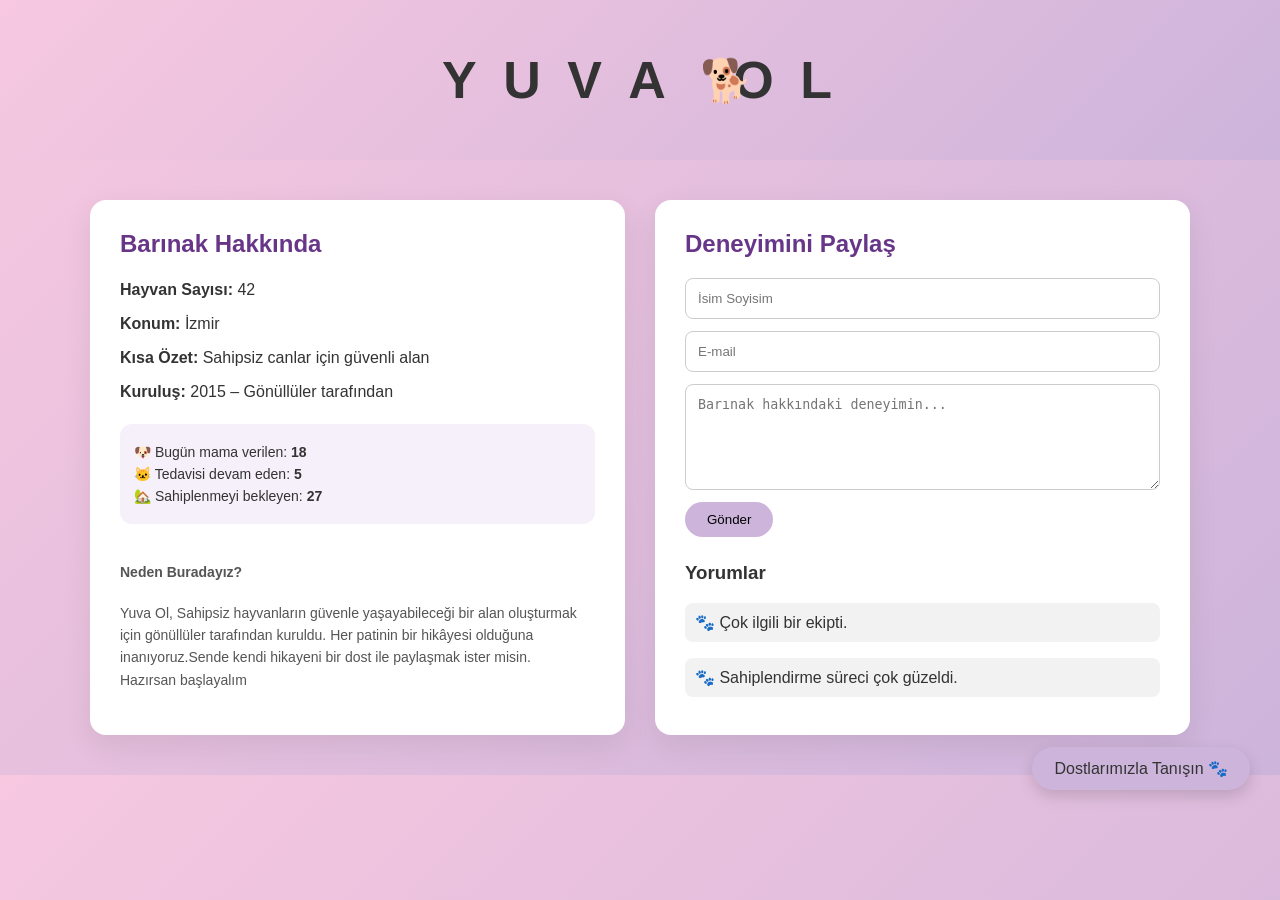
<file: index.html>
<!DOCTYPE html>
<html lang="tr">
<head>
  <meta charset="UTF-8" />
 <meta name="viewport" content="width=device-width, initial-scale=1.0">
  <title>Barınak Sitesi</title>
  <link rel="icon" href="icon.jpg">
  <link rel="stylesheet" href="barınak.css">
</head>
<body>
  
  <header class="site-header">
    <h1 class="site-title" id="logo">
      
      <span>Y</span>
      <span>U</span>
      <span>V</span>
      <span>A</span>
      <span>&nbsp;</span>
      <span>O</span>
      <span>L</span>

      
      <span class="dog">🐕</span>
    </h1>
  </header>

  <main class="container">
    <section class="left-column">
      <div class="info-box">

        <h2>Barınak Hakkında</h2>
        <ul>
          <li><strong>Hayvan Sayısı:</strong> 42</li>
          <li><strong>Konum:</strong> İzmir</li>
          <li><strong>Kısa Özet:</strong> Sahipsiz canlar için güvenli alan</li>
          <li><strong>Kuruluş:</strong> 2015 – Gönüllüler tarafından</li>
        </ul>

      <div class="mini-stats">
        <p>🐶 Bugün mama verilen: <strong>18</strong></p>
        <p>🐱 Tedavisi devam eden: <strong>5</strong></p>
        <p>🏡 Sahiplenmeyi bekleyen: <strong>27</strong></p>
      </div>
      <br>
    
      <div class="why-box">
        <h4>Neden Buradayız?</h4>
        <p>
          Yuva Ol, Sahipsiz hayvanların güvenle yaşayabileceği bir alan
          oluşturmak için gönüllüler tarafından kuruldu.
          Her patinin bir hikâyesi olduğuna inanıyoruz.Sende kendi hikayeni  bir dost
          ile paylaşmak ister misin.<br>
          Hazırsan başlayalım
        </p>
      </div>
      </div>
    </section>
    <section class="form-box">
      <h2>Deneyimini Paylaş</h2>

      <form>
        <input type="text" placeholder="İsim Soyisim" />
        <input type="email" placeholder="E-mail" />
        <textarea placeholder="Barınak hakkındaki deneyimin..."></textarea>
        <button type="submit">Gönder</button>
      </form>

      <div class="comments">
        <h3>Yorumlar</h3>
        <p>🐾 Çok ilgili bir ekipti.</p>
        <p>🐾 Sahiplendirme süreci çok güzeldi.</p>
      </div>
    </section>

  </main>


  <footer class="site-footer">
    
    <a href="köpekler.html" class="meet-btn">
  Dostlarımızla Tanışın 🐾
</a>

  </footer>

  
  <script>
    
    const logo = document.getElementById("logo");
    const letters = logo.querySelectorAll("span:not(.dog)");
    const dog = logo.querySelector(".dog");

   
    function playAnimation() {
      dog.classList.remove("rest");

      letters.forEach((letter, index) => {
        setTimeout(() => {
        
          letter.classList.add("active");

       
          const rect = letter.getBoundingClientRect();
          const logoRect = logo.getBoundingClientRect();
         
       dog.style.left = rect.left - logoRect.left + rect.width + 6 + "px";

          setTimeout(() => {
            letter.classList.remove("active");
          }, 300);

        }, index * 250);
      });

     
      setTimeout(() => {
        dog.classList.add("rest");
      }, letters.length * 250 + 200);
    }

   
    window.addEventListener("load", playAnimation);

   
    logo.addEventListener("click", playAnimation);
  </script>

</body>
</html>
</file>
<file: barınak.css>
body {
  box-sizing: border-box;
  font-family: "Segoe UI", sans-serif;
}

body {
  margin: 0;
  background: #f2f4f8;
  color: #333;
}

.site-header {
  padding: 50px 20px;
  text-align: center;
  background: linear-gradient(135deg, #f7c8e0, #cdb4db);
}

.site-title {
  font-size: 52px;
  letter-spacing: 6px;
  margin: 0;
}

.container {
  max-width: 1100px;
  margin: 40px auto;
  display: grid;
  grid-template-columns: 1fr 1fr;
  gap: 30px;
  padding: 0 20px;
}

.info-box,
.form-box {
  background: white;
  padding: 30px;
  border-radius: 16px;
  box-shadow: 0 10px 30px rgba(0,0,0,0.08);
}


.info-box h2,
.form-box h2 {
  margin-top: 0;
  margin-bottom: 20px;
  color: #683688;
}

.info-box ul {
  list-style: none;
  padding: 0;
}

.info-box li {
  margin-bottom: 10px;
  line-height: 1.5;
}
 .mini-stats {
  margin-top: 20px;
  padding: 14px;
  background: #f6f0fa;
  border-radius: 12px;
  font-size: 14px;
}

.mini-stats p {
  margin: 6px 0;
}

.why-box {
  margin-top: 18px;
  font-size: 14px;
  line-height: 1.6;
  color: #555;
}

form {
  display: flex;
  flex-direction: column;
}

form input,
form textarea {
  padding: 12px;
  margin-bottom: 12px;
  border-radius: 8px;
  border: 1px solid #ccc;
}

form textarea {
  resize: vertical;
  min-height: 80px;
}

form button {
  align-self: flex-start;
  padding: 10px 22px;
  border-radius: 20px;
  border: none;
  background: #cdb4db;
  cursor: pointer;
  transition: 0.2s;
}

form button:hover {
  background: #b392c8;
  transform: scale(1.05);
}

.next-btn {
  transition: transform 0.12s ease, box-shadow 0.12s ease;
}

.next-btn:hover {
  transform: scale(1.06);
}

.next-btn:active {
  transform: scale(0.92);
  box-shadow: 0 3px 8px rgba(0,0,0,0.2);
}

.comments {
  margin-top: 25px;
}

.comments p {
  background: #f2f2f2;
  padding: 10px;
  border-radius: 8px;
  margin-bottom: 8px;
}

.site-footer {
  position: fixed;
  height: 80px;
  bottom: 0;
}

.next-btn {
  position: fixed;
  right: 30px;
  bottom: 30px;
  padding: 14px 28px;
  font-size: 16px;
  border-radius: 30px;
  border: none;
  background: #ffafcc;
  cursor: pointer;
  transition: transform 0.1s ease, box-shadow 0.1s ease;
  box-shadow: 0 6px 15px rgba(0,0,0,0.2);
}

.meet-btn {
  position: fixed;          
  right: 30px;             
  bottom: 110px;            
  padding: 12px 22px;
  background: #cdb4db;
  color: #333;
  text-decoration: none;
  border-radius: 24px;
  font-weight: 500;
  box-shadow: 0 6px 15px rgba(0,0,0,0.15);
  transition: transform 0.2s ease, background 0.2s ease;
}


.meet-btn:hover {
  transform: scale(1.08); 
  background: #b392c8;     
}


.site-title {
  display: inline-flex;
  position: relative;
  cursor: pointer;
  user-select: none;
}

.site-title span {
  display: inline-block;
  font-size: 52px;
  transition: transform 0.3s ease;
}


.site-title .dog {
  font-size: 42px;
  margin-left: 10px;
}

.dog {
  position: absolute;
  left: 0;
  top: 50%;
  transform: translate(0, -50%);
  font-size: 42px;
  transition: left 0.4s ease, transform 0.4s ease;
}

.dog.rest {
  transform: translate(0, -50%) rotate(-10deg) translateY(6px);}

.site-title span.active {
  transform: translateY(-8px) scale(1.05);}

.site-title {
  position: relative;
  display: inline-block;
}

.logo-text {
  position: relative;
  z-index: 2;
  display: inline-block;
}

.logo-svg {
  position: absolute;
  top: 0;
  left: 0;
  z-index: 1;
  pointer-events: none;
}

.dog {
  position: absolute;
  font-size: 42px;
  transform: translate(-50%, -50%);
  z-index: 3;
  transition: transform 0.15s ease;
}

.dog.rest {
  transform: translate(-50%, -50%) rotate(-12deg) translateY(6px);}

.site-title {
  animation: breathe 4s ease-in-out infinite;}

@keyframes breathe {
  0%, 100% { transform: scale(1); }
  50% { transform: scale(1.015); } }

.info-box,.form-box { transition: transform 0.25s ease, box-shadow 0.25s ease;}

.info-box:hover,.form-box:hover {
  transform: translateY(-4px);
  box-shadow: 0 14px 40px rgba(0,0,0,0.12);
}

body {
  margin: 0;
  background: linear-gradient(135deg, #f7c8e0, #cdb4db);
}


.gallery {
  display: grid;
  grid-template-columns: repeat(auto-fill, minmax(220px, 1fr));
  gap: 22px;
  padding: 40px;
}


.dog-card {
  margin-top: 50px;
  background: white;
  border-radius: 18px;
  overflow: hidden;
  cursor: pointer;
  box-shadow: 0 10px 25px rgba(0,0,0,0.15);
  transition: transform 0.25s ease;
}

.dog-card img {
  width: 100%;
  aspect-ratio: 1 / 1;
  object-fit: cover;
  position: relative;
}

.dog-info { padding: 12px; text-align: center;}
.dog-info h3 { margin: 6px 0 2px;}
.dog-info p {font-size: 13px; color: #555;}
.dog-card:hover {transform: translateY(-6px);}

.dog-card.active {
  position: fixed;
  top: 50%;
  left: 50%;
  width: 360px;
  transform: translate(-50%, -50%) scale(1.15);
  z-index: 10;
}


.overlay {
  position: fixed;
  inset: 0;
  background: rgba(0,0,0,0.45);
  opacity: 0;
  pointer-events: none;
  transition: opacity 0.3s ease;
}

.overlay.show {
  opacity: 1;
  pointer-events: all;
}

.filter-bar {
  display: flex;
  gap: 12px;
  padding: 20px 40px 0;
}

.filter-bar select {
  padding: 10px 14px;
  border-radius: 14px;
  border: none;
  background: white;
  font-size: 14px;
  box-shadow: 0 6px 15px rgba(0,0,0,0.15);
}

.fav-btn {
  position:relative;
  top: 10px;
  left: 10px;
  border: none;
  background: white;
  border-radius: 50%;
  width: 34px;
  height: 34px;
  font-size: 18px;
  cursor: pointer;
  box-shadow: 0 4px 10px rgba(0,0,0,0.2);
}

.fav-btn.active { color: crimson;}

@media (max-width: 768px) {
 
  .site-title span { font-size: 32px; }

  .site-title .dog { font-size: 28px; }

  .dog-card.active { width: 85%;  transform: translate(-50%, -50%) scale(1); }

  .container { grid-template-columns: 1fr;  margin: 20px auto;}
  
  .meet-btn { right: 20px; bottom: 40px; }
}
</file>
